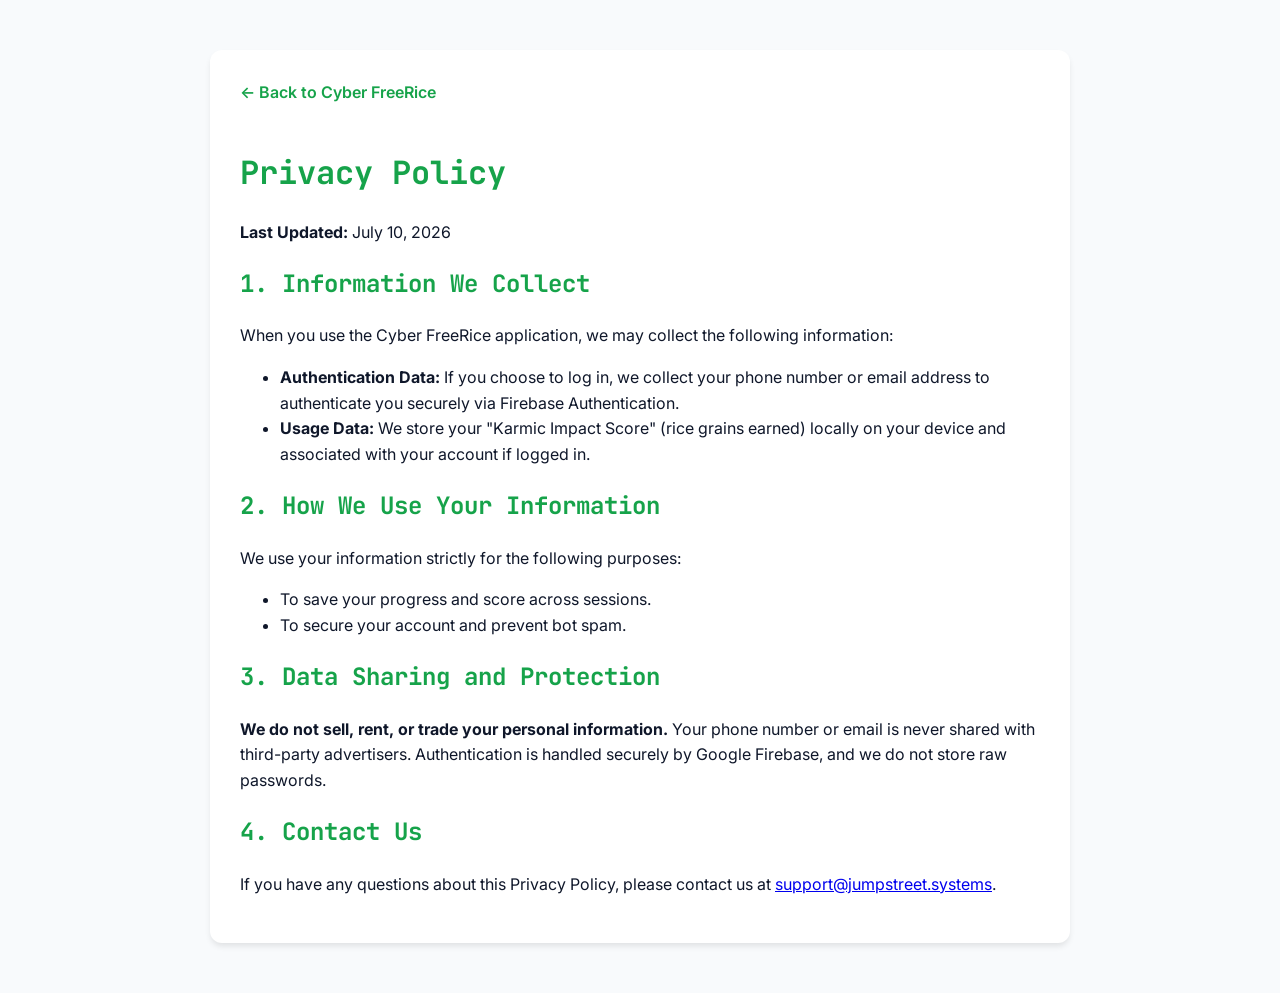
<file: public/privacy.html>
<!DOCTYPE html>
<html lang="en">
<head>
  <meta charset="UTF-8">
  <meta name="viewport" content="width=device-width, initial-scale=1.0, maximum-scale=1.0, user-scalable=no, viewport-fit=cover" />
  <title>Privacy Policy - Cyber FreeRice</title>
  <link href="https://fonts.googleapis.com/css2?family=Inter:wght@400;600;700&family=JetBrains+Mono:wght@400;700&display=swap" rel="stylesheet" />
  <style>
    body {
      background-color: #f8fafc;
      color: #0f172a;
      font-family: 'Inter', sans-serif;
      margin: 0;
      padding: 0;
      line-height: 1.6;
    }
    .container {
      max-width: 800px;
      margin: 50px auto;
      padding: 30px;
      background: #ffffff;
      border-radius: 12px;
      box-shadow: 0 4px 6px -1px rgba(0, 0, 0, 0.1);
    }
    h1, h2 {
      color: #16a34a;
      font-family: 'JetBrains Mono', monospace;
    }
    .back-link {
      display: inline-block;
      margin-bottom: 20px;
      color: #16a34a;
      text-decoration: none;
      font-weight: 600;
    }
    .back-link:hover {
      text-decoration: underline;
    }
  </style>
</head>
<body>
  <div class="container">
    <a href="charity-quiz.html" class="back-link">&larr; Back to Cyber FreeRice</a>
    <h1>Privacy Policy</h1>
    <p><strong>Last Updated:</strong> July 10, 2026</p>
    
    <h2>1. Information We Collect</h2>
    <p>When you use the Cyber FreeRice application, we may collect the following information:</p>
    <ul>
      <li><strong>Authentication Data:</strong> If you choose to log in, we collect your phone number or email address to authenticate you securely via Firebase Authentication.</li>
      <li><strong>Usage Data:</strong> We store your "Karmic Impact Score" (rice grains earned) locally on your device and associated with your account if logged in.</li>
    </ul>

    <h2>2. How We Use Your Information</h2>
    <p>We use your information strictly for the following purposes:</p>
    <ul>
      <li>To save your progress and score across sessions.</li>
      <li>To secure your account and prevent bot spam.</li>
    </ul>

    <h2>3. Data Sharing and Protection</h2>
    <p><strong>We do not sell, rent, or trade your personal information.</strong> Your phone number or email is never shared with third-party advertisers. Authentication is handled securely by Google Firebase, and we do not store raw passwords.</p>

    <h2>4. Contact Us</h2>
    <p>If you have any questions about this Privacy Policy, please contact us at <a href="mailto:support@jumpstreet.systems">support@jumpstreet.systems</a>.</p>
  </div>
</body>
</html>
</file>
